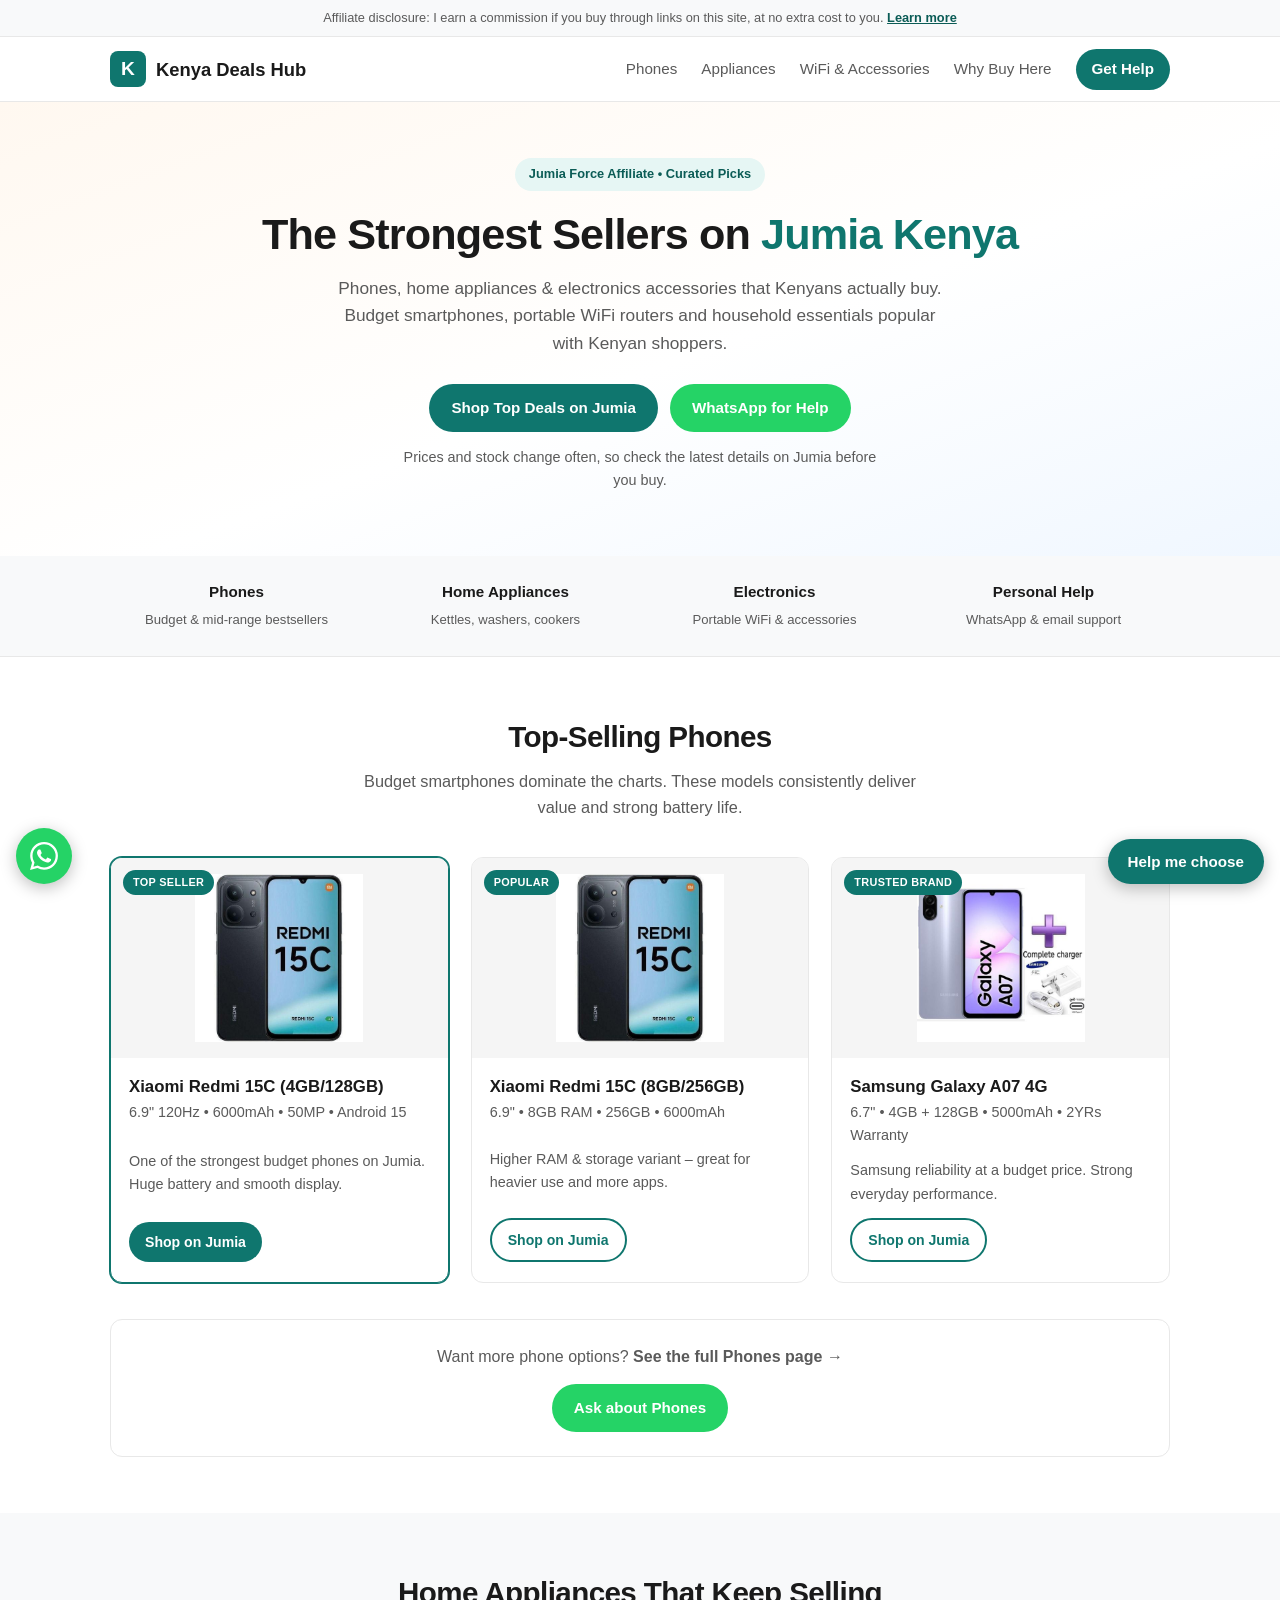
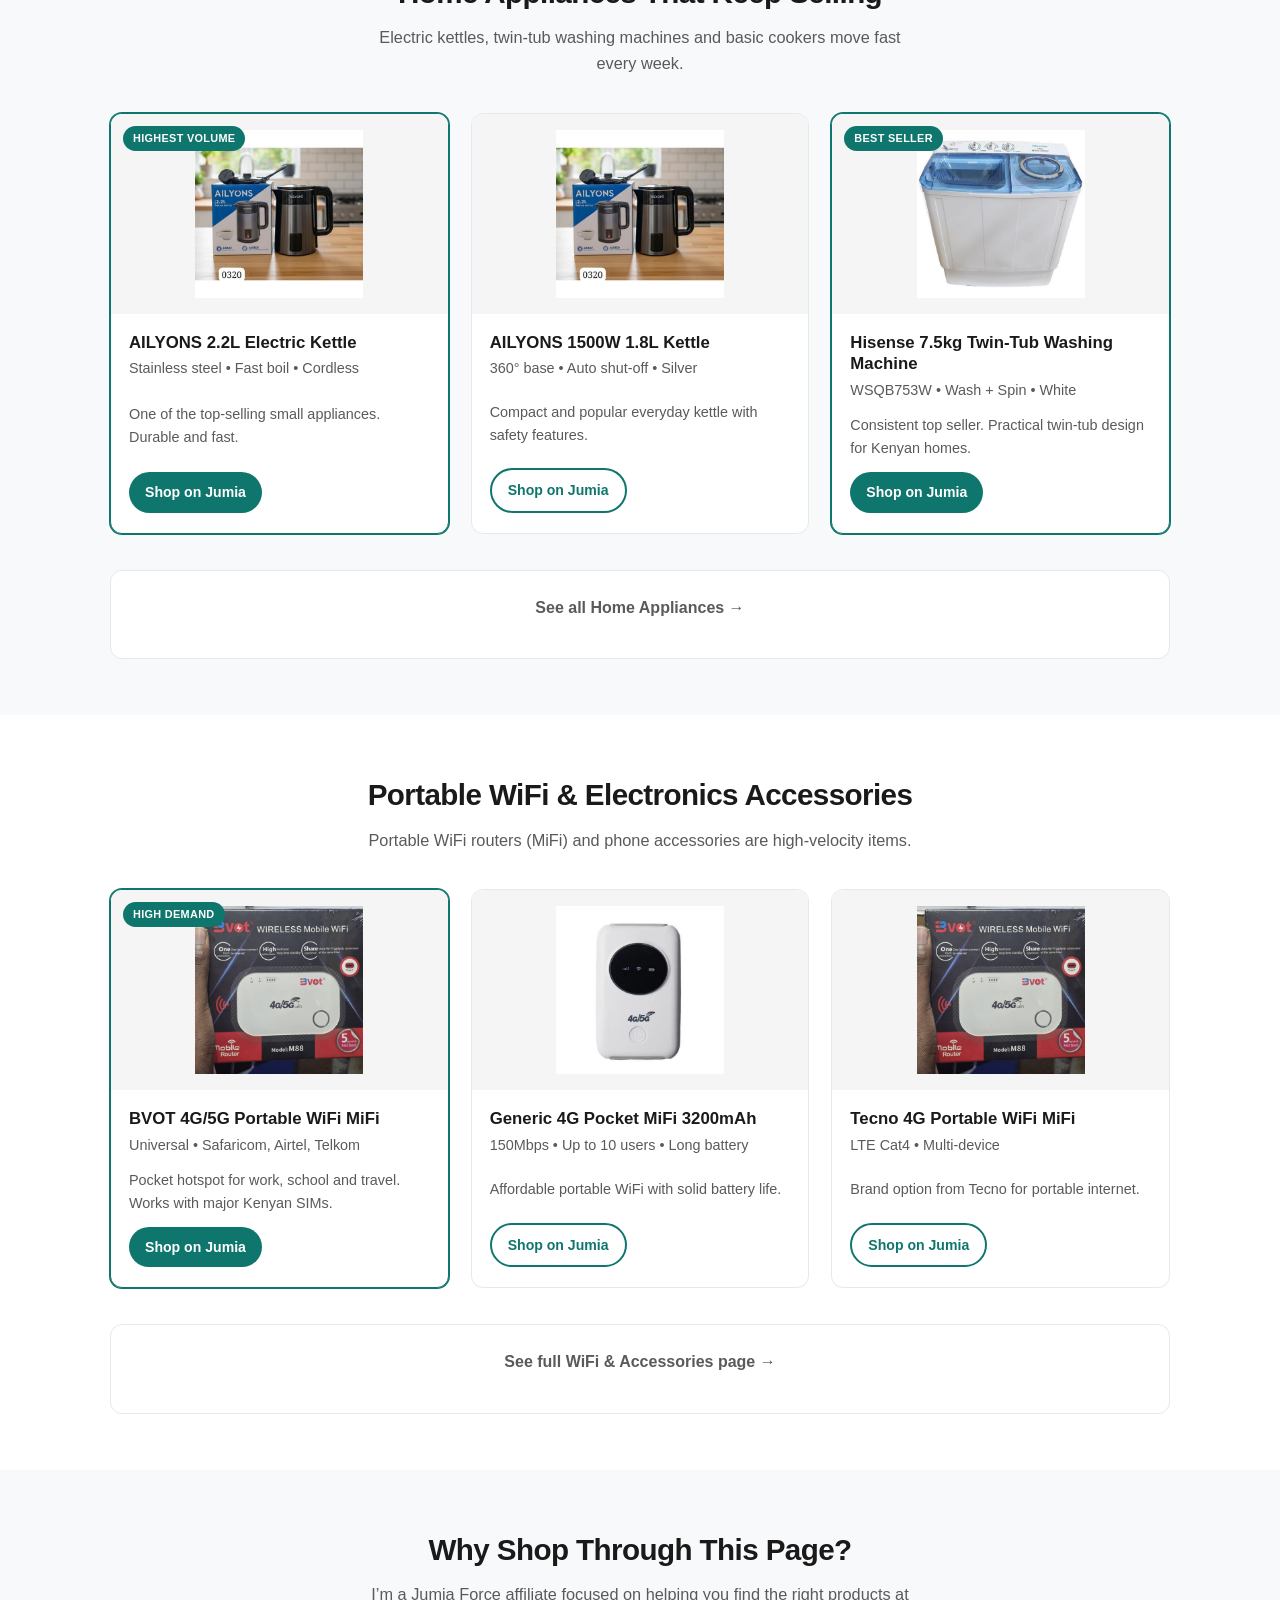
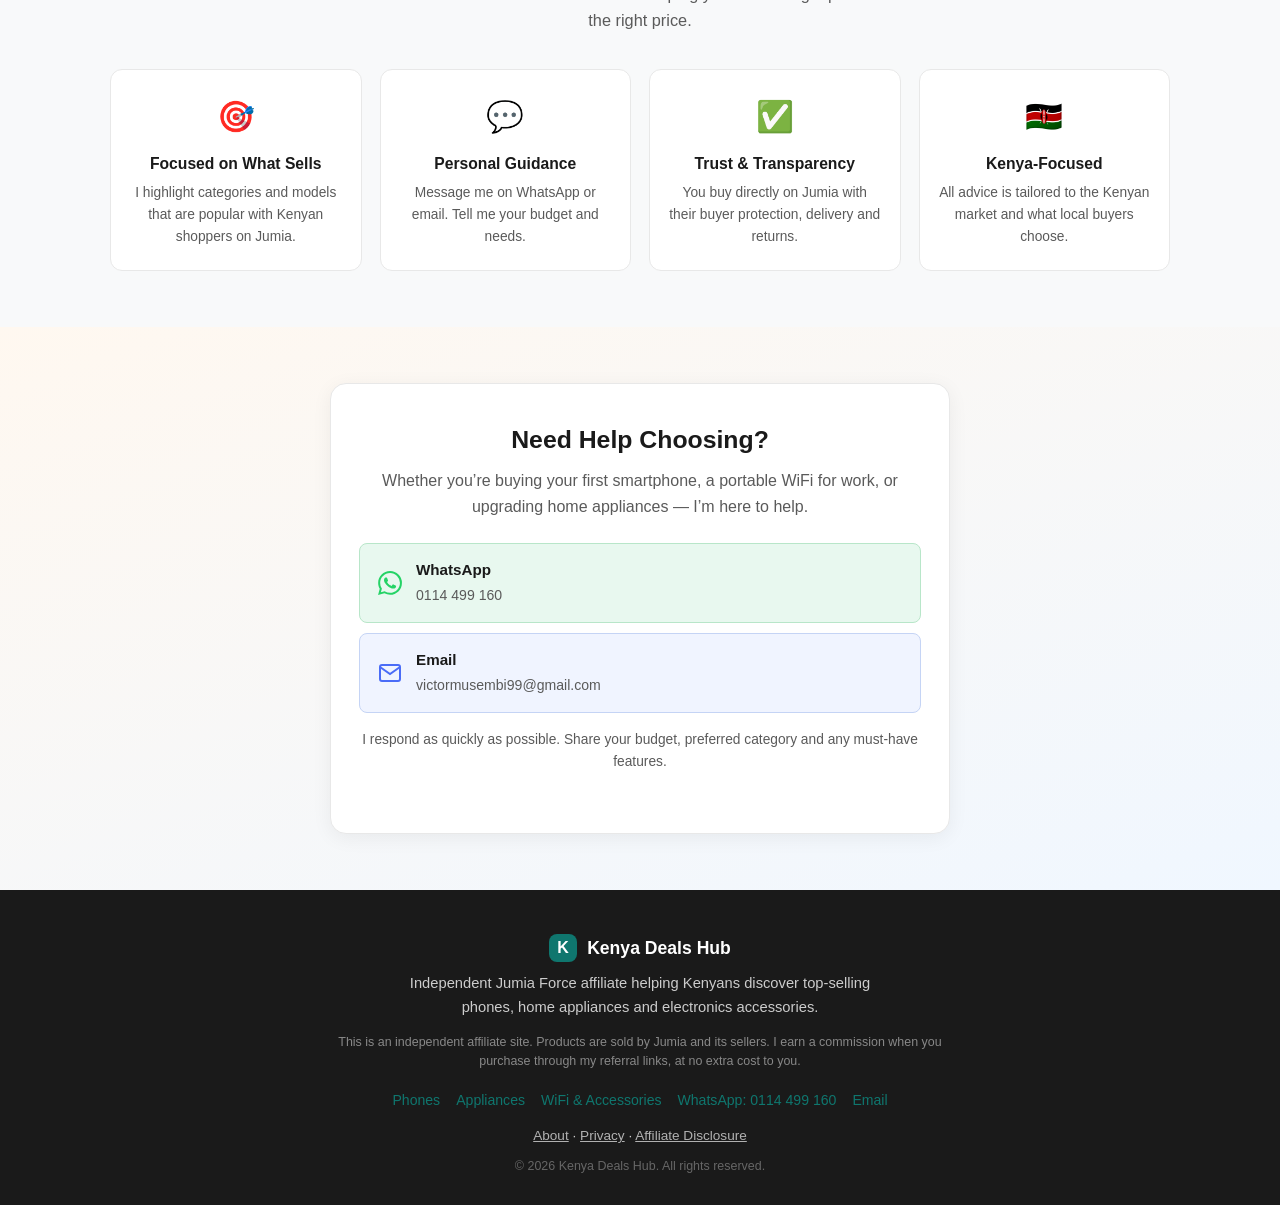
<file: index.html>
<!DOCTYPE html>
<html lang="en">
<head>
  <meta charset="UTF-8">
  <meta name="viewport" content="width=device-width, initial-scale=1.0">
  <meta name="description" content="Discover the best-selling phones, home appliances and electronics accessories on Jumia Kenya. Budget smartphones, portable WiFi routers, kettles and more. WhatsApp help available.">
  <meta name="keywords" content="Jumia Kenya, best phones Kenya, budget smartphones, portable WiFi router, home appliances, Jumia Force, Xiaomi Redmi, Samsung Galaxy">
  <meta name="author" content="Victor Musembi - Jumia Force Affiliate">
  <title>Top Sellers on Jumia Kenya | Phones, Appliances & Electronics</title>
  <link rel="stylesheet" href="styles.css">
  <link rel="preconnect" href="https://fonts.googleapis.com">
  <link href="https://fonts.googleapis.com/css2?family=Inter:wght@400;500;600;700;800&display=swap" rel="stylesheet">
  <meta http-equiv="Content-Security-Policy" content="default-src 'self'; img-src 'self' data:; style-src 'self' 'unsafe-inline' https://fonts.googleapis.com; font-src https://fonts.gstatic.com; script-src 'self'; connect-src 'self'; base-uri 'self'; form-action 'self'; object-src 'none'">
  <meta name="referrer" content="strict-origin-when-cross-origin">
  <link rel="icon" type="image/svg+xml" href="favicon.svg">
  <meta property="og:type" content="website">
  <meta property="og:site_name" content="Kenya Deals Hub">
  <meta property="og:title" content="Top Sellers on Jumia Kenya | Phones, Appliances & Electronics">
  <meta property="og:description" content="Discover the best-selling phones, home appliances and electronics accessories on Jumia Kenya. Budget smartphones, portable WiFi routers, kettles and more. WhatsApp help available.">
</head>
<body>
  <div class="disclosure-bar">Affiliate disclosure: I earn a commission if you buy through links on this site, at no extra cost to you. <a href="disclosure.html">Learn more</a></div>

  <header class="header">
    <div class="container header-inner">
      <a href="index.html" class="logo">
        <span class="logo-icon">K</span>
        <span class="logo-text">Kenya Deals Hub</span>
      </a>
      <nav class="nav" id="nav">
        <a href="phones.html">Phones</a>
        <a href="appliances.html">Appliances</a>
        <a href="wifi.html">WiFi & Accessories</a>
        <a href="#why">Why Buy Here</a>
        <a href="#contact" class="nav-cta">Get Help</a>
      </nav>
      <button class="menu-toggle" id="menuToggle" aria-label="Toggle menu"><span></span><span></span><span></span></button>
    </div>
  </header>

  <section class="hero">
    <div class="container">
      <div class="hero-badge">Jumia Force Affiliate • Curated Picks</div>
      <h1>The Strongest Sellers on <span>Jumia Kenya</span></h1>
      <p class="hero-sub">Phones, home appliances & electronics accessories that Kenyans actually buy. Budget smartphones, portable WiFi routers and household essentials popular with Kenyan shoppers.</p>
      <div class="hero-actions">
        <a href="https://jforce.jumia.co.ke/s/eeIzZkk" class="btn btn-primary" target="_blank" rel="sponsored noopener noreferrer">Shop Top Deals on Jumia</a>
        <a href="https://wa.me/254114499160" class="btn btn-whatsapp" target="_blank" rel="noopener noreferrer">WhatsApp for Help</a>
      </div>
      <p class="hero-note">Prices and stock change often, so check the latest details on Jumia before you buy.</p>
    </div>
  </section>

  <section class="trust-bar">
    <div class="container trust-grid">
      <div class="trust-item"><strong>Phones</strong><span>Budget & mid-range bestsellers</span></div>
      <div class="trust-item"><strong>Home Appliances</strong><span>Kettles, washers, cookers</span></div>
      <div class="trust-item"><strong>Electronics</strong><span>Portable WiFi & accessories</span></div>
      <div class="trust-item"><strong>Personal Help</strong><span>WhatsApp & email support</span></div>
    </div>
  </section>

  <section class="section" id="phones">
    <div class="container">
      <div class="section-header">
        <h2>Top-Selling Phones</h2>
        <p>Budget smartphones dominate the charts. These models consistently deliver value and strong battery life.</p>
      </div>
      <div class="product-grid" id="grid-phones" data-category="phones" data-limit="3"></div>
      <div class="section-cta">
        <p>Want more phone options? <a href="phones.html"><strong>See the full Phones page →</strong></a></p>
        <a href="https://wa.me/254114499160?text=Hi%20Victor%2C%20I%20need%20help%20choosing%20a%20phone" class="btn btn-whatsapp" target="_blank" rel="noopener noreferrer">Ask about Phones</a>
      </div>
    </div>
  </section>

  <section class="section section-alt" id="appliances">
    <div class="container">
      <div class="section-header">
        <h2>Home Appliances That Keep Selling</h2>
        <p>Electric kettles, twin-tub washing machines and basic cookers move fast every week.</p>
      </div>
      <div class="product-grid" id="grid-appliances" data-category="appliances" data-limit="3"></div>
      <div class="section-cta">
        <p><a href="appliances.html"><strong>See all Home Appliances →</strong></a></p>
      </div>
    </div>
  </section>

  <section class="section" id="accessories">
    <div class="container">
      <div class="section-header">
        <h2>Portable WiFi & Electronics Accessories</h2>
        <p>Portable WiFi routers (MiFi) and phone accessories are high-velocity items.</p>
      </div>
      <div class="product-grid" id="grid-wifi" data-category="wifi" data-limit="3"></div>
      <div class="section-cta">
        <p><a href="wifi.html"><strong>See full WiFi & Accessories page →</strong></a></p>
      </div>
    </div>
  </section>

  <section class="section section-alt" id="why">
    <div class="container">
      <div class="section-header">
        <h2>Why Shop Through This Page?</h2>
        <p>I’m a Jumia Force affiliate focused on helping you find the right products at the right price.</p>
      </div>
      <div class="why-grid">
        <div class="why-card"><div class="why-icon">🎯</div><h3>Focused on What Sells</h3><p>I highlight categories and models that are popular with Kenyan shoppers on Jumia.</p></div>
        <div class="why-card"><div class="why-icon">💬</div><h3>Personal Guidance</h3><p>Message me on WhatsApp or email. Tell me your budget and needs.</p></div>
        <div class="why-card"><div class="why-icon">✅</div><h3>Trust & Transparency</h3><p>You buy directly on Jumia with their buyer protection, delivery and returns.</p></div>
        <div class="why-card"><div class="why-icon">🇰🇪</div><h3>Kenya-Focused</h3><p>All advice is tailored to the Kenyan market and what local buyers choose.</p></div>
      </div>
    </div>
  </section>

  <section class="section contact-section" id="contact">
    <div class="container">
      <div class="contact-card">
        <h2>Need Help Choosing?</h2>
        <p>Whether you’re buying your first smartphone, a portable WiFi for work, or upgrading home appliances — I’m here to help.</p>
        <div class="contact-methods">
          <a href="https://wa.me/254114499160?text=Hi%20Victor%2C%20I%20saw%20your%20Jumia%20deals%20page" class="contact-btn whatsapp" target="_blank" rel="noopener noreferrer">
            <svg width="24" height="24" viewBox="0 0 24 24" fill="currentColor"><path d="M17.472 14.382c-.297-.149-1.758-.867-2.03-.967-.273-.099-.471-.148-.67.15-.197.297-.767.966-.94 1.164-.173.199-.347.223-.644.075-.297-.15-1.255-.463-2.39-1.475-.883-.788-1.48-1.761-1.653-2.059-.173-.297-.018-.458.13-.606.134-.133.298-.347.446-.52.149-.174.198-.298.298-.497.099-.198.05-.371-.025-.52-.075-.149-.669-1.612-.916-2.207-.242-.579-.487-.5-.669-.51-.173-.008-.371-.01-.57-.01-.198 0-.52.074-.792.372-.272.297-1.04 1.016-1.04 2.479 0 1.462 1.065 2.875 1.213 3.074.149.198 2.096 3.2 5.077 4.487.709.306 1.262.489 1.694.625.712.227 1.36.195 1.871.118.571-.085 1.758-.719 2.006-1.413.248-.694.248-1.289.173-1.413-.074-.124-.272-.198-.57-.347m-5.421 7.403h-.004a9.87 9.87 0 01-5.031-1.378l-.361-.214-3.741.982.998-3.648-.235-.374a9.86 9.86 0 01-1.51-5.26c.001-5.45 4.436-9.884 9.888-9.884 2.64 0 5.122 1.03 6.988 2.898a9.825 9.825 0 012.893 6.994c-.003 5.45-4.435 9.884-9.885 9.884m8.413-18.297A11.815 11.815 0 0012.05 0C5.495 0 .16 5.335.157 11.892c0 2.096.547 4.142 1.588 5.945L.057 24l6.305-1.654a11.882 11.882 0 005.683 1.448h.005c6.554 0 11.89-5.335 11.893-11.893a11.821 11.821 0 00-3.48-8.413z"/></svg>
            <div><strong>WhatsApp</strong><span>0114 499 160</span></div>
          </a>
          <a href="mailto:victormusembi99@gmail.com" class="contact-btn email">
            <svg width="24" height="24" viewBox="0 0 24 24" fill="none" stroke="currentColor" stroke-width="2"><path d="M4 4h16c1.1 0 2 .9 2 2v12c0 1.1-.9 2-2 2H4c-1.1 0-2-.9-2-2V6c0-1.1.9-2 2-2z"/><polyline points="22,6 12,13 2,6"/></svg>
            <div><strong>Email</strong><span>victormusembi99@gmail.com</span></div>
          </a>
        </div>
        <p class="contact-note">I respond as quickly as possible. Share your budget, preferred category and any must-have features.</p>
      </div>
    </div>
  </section>

  <footer class="footer">
    <div class="container footer-inner">
      <div class="footer-brand"><span class="logo-icon small">K</span><span>Kenya Deals Hub</span></div>
      <p class="footer-text">Independent Jumia Force affiliate helping Kenyans discover top-selling phones, home appliances and electronics accessories.</p>
      <p class="footer-disclaimer">This is an independent affiliate site. Products are sold by Jumia and its sellers. I earn a commission when you purchase through my referral links, at no extra cost to you.</p>
      <div class="footer-links">
        <a href="phones.html">Phones</a>
        <a href="appliances.html">Appliances</a>
        <a href="wifi.html">WiFi & Accessories</a>
        <a href="https://wa.me/254114499160" target="_blank" rel="noopener noreferrer">WhatsApp: 0114 499 160</a>
        <a href="mailto:victormusembi99@gmail.com">Email</a>
      </div>
      <p class="footer-legal"><a href="about.html">About</a> · <a href="privacy.html">Privacy</a> · <a href="disclosure.html">Affiliate Disclosure</a></p>
      <p class="footer-copy">&copy; 2026 Kenya Deals Hub. All rights reserved.</p>
    </div>
  </footer>
  <script src="products-render.js"></script>
  <script src="script.js"></script>
  <script src="chatbot.js" defer></script>
</body>
</html>
</file>
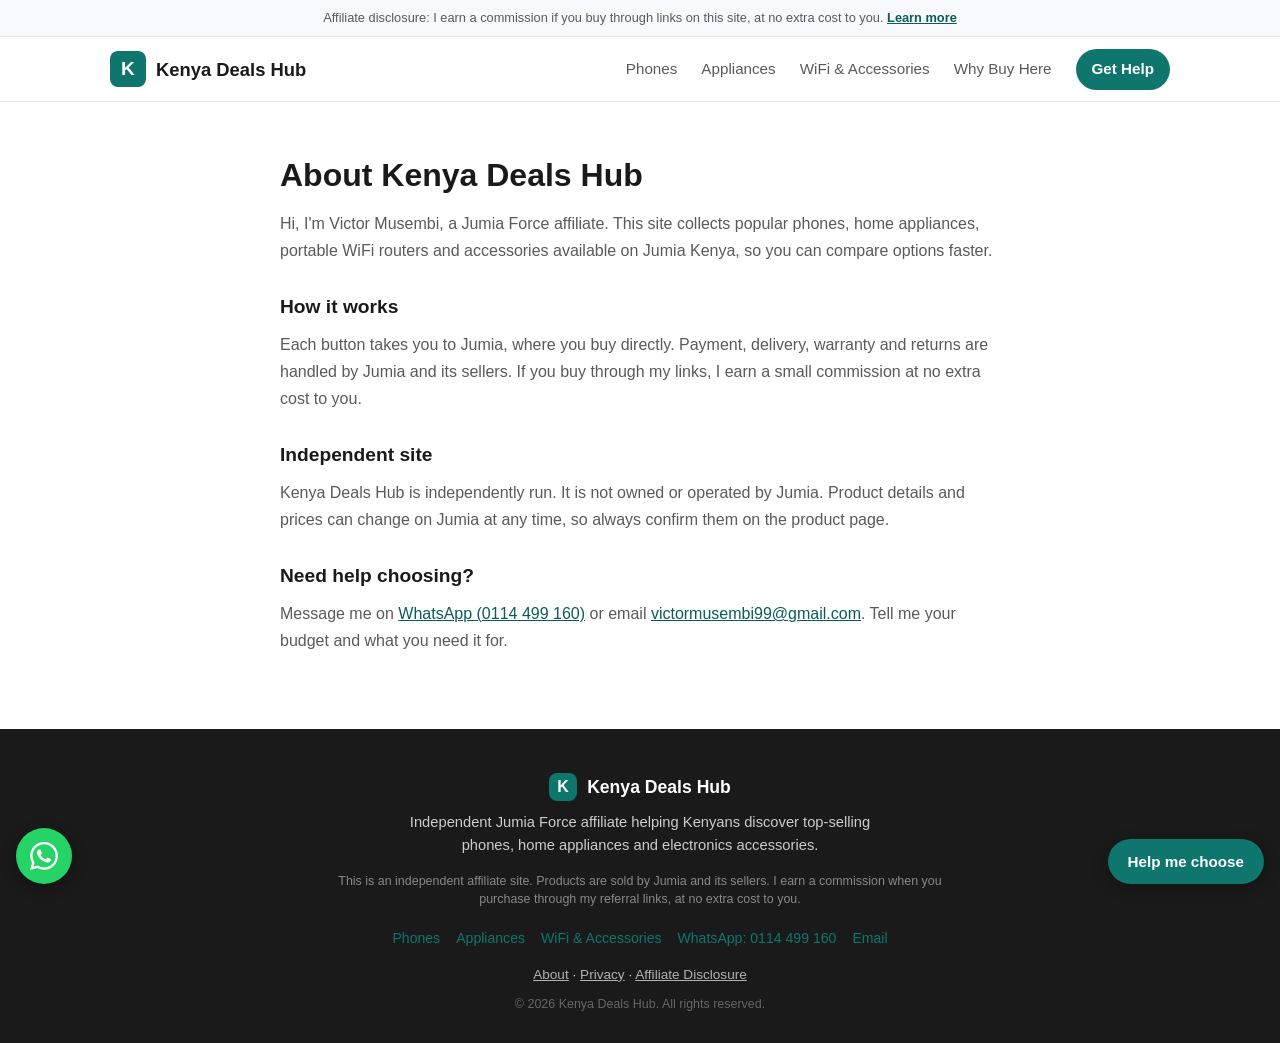
<file: about.html>
<!DOCTYPE html>
<html lang="en">
<head>
  <meta charset="UTF-8">
  <meta name="viewport" content="width=device-width, initial-scale=1.0">
  <meta name="description" content="About Kenya Deals Hub, an independent Jumia Force affiliate site helping Kenyans find popular phones, appliances and electronics.">
  <title>About | Kenya Deals Hub</title>
  <link rel="stylesheet" href="styles.css">
  <link href="https://fonts.googleapis.com/css2?family=Inter:wght@400;500;600;700;800&display=swap" rel="stylesheet">
  <meta http-equiv="Content-Security-Policy" content="default-src 'self'; img-src 'self' data:; style-src 'self' 'unsafe-inline' https://fonts.googleapis.com; font-src https://fonts.gstatic.com; script-src 'self'; connect-src 'self'; base-uri 'self'; form-action 'self'; object-src 'none'">
  <meta name="referrer" content="strict-origin-when-cross-origin">
  <link rel="icon" type="image/svg+xml" href="favicon.svg">
  <meta property="og:type" content="website">
  <meta property="og:site_name" content="Kenya Deals Hub">
  <meta property="og:title" content="About | Kenya Deals Hub">
  <meta property="og:description" content="About Kenya Deals Hub, an independent Jumia Force affiliate site helping Kenyans find popular phones, appliances and electronics.">
</head>
<body>
  <div class="disclosure-bar">Affiliate disclosure: I earn a commission if you buy through links on this site, at no extra cost to you. <a href="disclosure.html">Learn more</a></div>

<header class="header">
    <div class="container header-inner">
      <a href="index.html" class="logo">
        <span class="logo-icon">K</span>
        <span class="logo-text">Kenya Deals Hub</span>
      </a>
      <nav class="nav" id="nav">
        <a href="phones.html">Phones</a>
        <a href="appliances.html">Appliances</a>
        <a href="wifi.html">WiFi & Accessories</a>
        <a href="index.html#why">Why Buy Here</a>
        <a href="index.html#contact" class="nav-cta">Get Help</a>
      </nav>
      <button class="menu-toggle" id="menuToggle" aria-label="Toggle menu"><span></span><span></span><span></span></button>
    </div>
  </header>
  <main class="legal">
    <h1>About Kenya Deals Hub</h1>
    <p>Hi, I'm Victor Musembi, a Jumia Force affiliate. This site collects popular phones, home appliances, portable WiFi routers and accessories available on Jumia Kenya, so you can compare options faster.</p>
    <h2>How it works</h2>
    <p>Each button takes you to Jumia, where you buy directly. Payment, delivery, warranty and returns are handled by Jumia and its sellers. If you buy through my links, I earn a small commission at no extra cost to you.</p>
    <h2>Independent site</h2>
    <p>Kenya Deals Hub is independently run. It is not owned or operated by Jumia. Product details and prices can change on Jumia at any time, so always confirm them on the product page.</p>
    <h2>Need help choosing?</h2>
    <p>Message me on <a href="https://wa.me/254114499160" target="_blank" rel="noopener noreferrer">WhatsApp (0114 499 160)</a> or email <a href="mailto:victormusembi99@gmail.com">victormusembi99@gmail.com</a>. Tell me your budget and what you need it for.</p>
  </main>
  <footer class="footer">
    <div class="container footer-inner">
      <div class="footer-brand"><span class="logo-icon small">K</span><span>Kenya Deals Hub</span></div>
      <p class="footer-text">Independent Jumia Force affiliate helping Kenyans discover top-selling phones, home appliances and electronics accessories.</p>
      <p class="footer-disclaimer">This is an independent affiliate site. Products are sold by Jumia and its sellers. I earn a commission when you purchase through my referral links, at no extra cost to you.</p>
      <div class="footer-links">
        <a href="phones.html">Phones</a>
        <a href="appliances.html">Appliances</a>
        <a href="wifi.html">WiFi & Accessories</a>
        <a href="https://wa.me/254114499160" target="_blank" rel="noopener noreferrer">WhatsApp: 0114 499 160</a>
        <a href="mailto:victormusembi99@gmail.com">Email</a>
      </div>
      <p class="footer-legal"><a href="about.html">About</a> · <a href="privacy.html">Privacy</a> · <a href="disclosure.html">Affiliate Disclosure</a></p>
      <p class="footer-copy">&copy; 2026 Kenya Deals Hub. All rights reserved.</p>
    </div>
  </footer>
  <script src="script.js"></script>
  <script src="chatbot.js" defer></script>
</body>
</html>
</file>
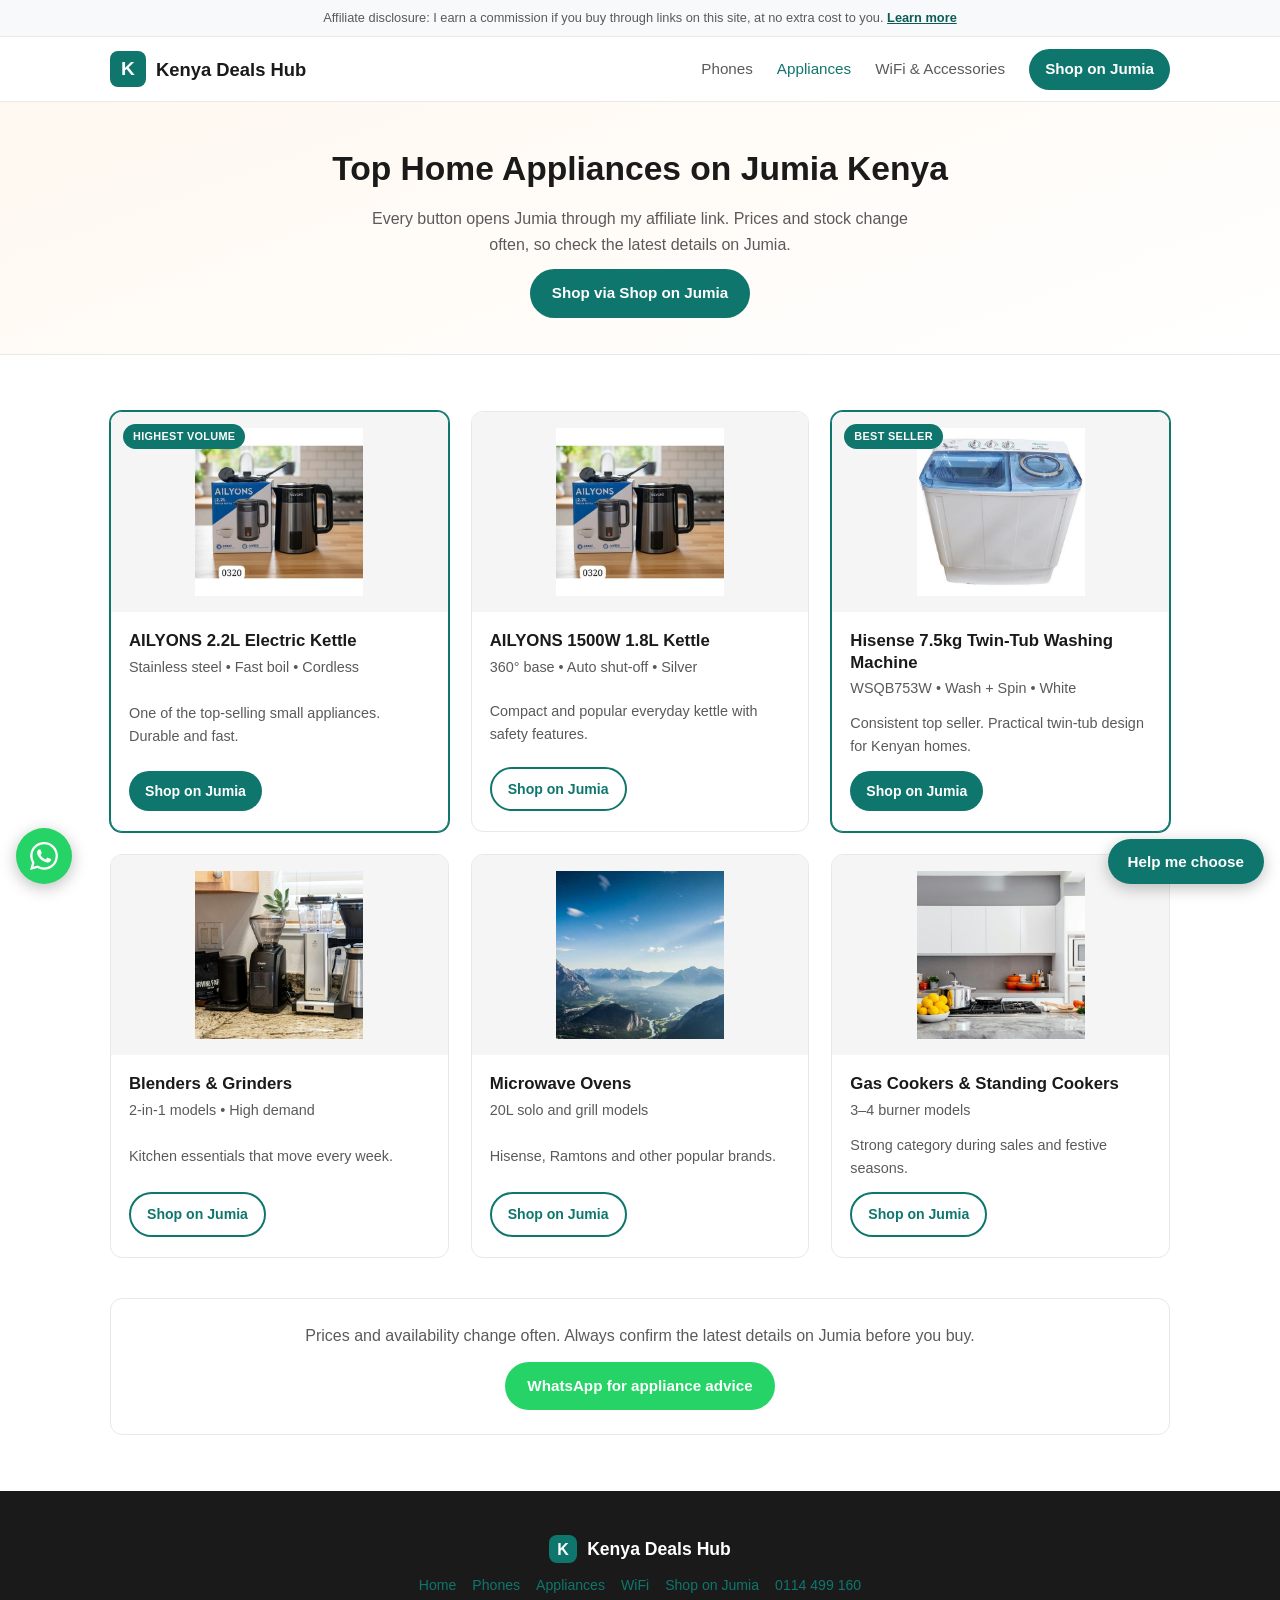
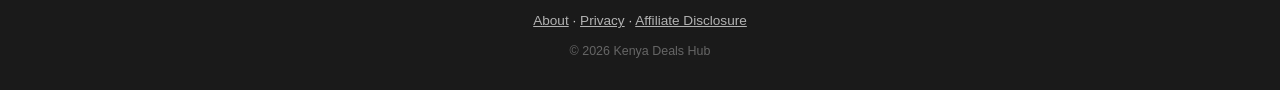
<file: appliances.html>
<!DOCTYPE html>
<html lang="en">
<head>
  <meta charset="UTF-8">
  <meta name="viewport" content="width=device-width, initial-scale=1.0">
  <meta name="description" content="Best home appliances on Jumia Kenya – electric kettles, Hisense washing machines, blenders, microwaves. Direct product links.">
  <title>Best Home Appliances on Jumia Kenya | Kenya Deals Hub</title>
  <link rel="stylesheet" href="styles.css">
  <link href="https://fonts.googleapis.com/css2?family=Inter:wght@400;500;600;700;800&display=swap" rel="stylesheet">
  <meta http-equiv="Content-Security-Policy" content="default-src 'self'; img-src 'self' data:; style-src 'self' 'unsafe-inline' https://fonts.googleapis.com; font-src https://fonts.gstatic.com; script-src 'self'; connect-src 'self'; base-uri 'self'; form-action 'self'; object-src 'none'">
  <meta name="referrer" content="strict-origin-when-cross-origin">
  <link rel="icon" type="image/svg+xml" href="favicon.svg">
  <meta property="og:type" content="website">
  <meta property="og:site_name" content="Kenya Deals Hub">
  <meta property="og:title" content="Best Home Appliances on Jumia Kenya | Kenya Deals Hub">
  <meta property="og:description" content="Best home appliances on Jumia Kenya – electric kettles, Hisense washing machines, blenders, microwaves. Direct product links.">
</head>
<body>
  <div class="disclosure-bar">Affiliate disclosure: I earn a commission if you buy through links on this site, at no extra cost to you. <a href="disclosure.html">Learn more</a></div>

  <header class="header">
    <div class="container header-inner">
      <a href="index.html" class="logo"><span class="logo-icon">K</span><span>Kenya Deals Hub</span></a>
      <nav class="nav" id="nav">
        <a href="phones.html">Phones</a>
        <a href="appliances.html" class="active">Appliances</a>
        <a href="wifi.html">WiFi & Accessories</a>
        <a href="https://jforce.jumia.co.ke/s/eeIzZkk" class="nav-cta" target="_blank" rel="sponsored noopener noreferrer">Shop on Jumia</a>
      </nav>
      <button class="menu-toggle" id="menuToggle" aria-label="Menu"><span></span><span></span><span></span></button>
    </div>
  </header>

  <section class="page-hero">
    <div class="container">
      <h1>Top Home Appliances on Jumia Kenya</h1>
      <p>Every button opens Jumia through my affiliate link. Prices and stock change often, so check the latest details on Jumia.</p>
      <p style="margin-top:12px"><a href="https://jforce.jumia.co.ke/s/eeIzZkk" class="btn btn-primary" target="_blank" rel="sponsored noopener noreferrer">Shop via Shop on Jumia</a></p>
    </div>
  </section>

  <section class="section">
    <div class="container">
      <div class="product-grid" id="productGrid" data-category="appliances">
        <!-- products loaded from products.json -->
      </div>

      <div class="section-cta" style="margin-top:40px">
        <p>Prices and availability change often. Always confirm the latest details on Jumia before you buy.</p>
        <a href="https://wa.me/254114499160?text=Hi%20Victor%2C%20need%20appliance%20recommendation" class="btn btn-whatsapp" target="_blank" rel="noopener noreferrer">WhatsApp for appliance advice</a>
      </div>
    </div>
  </section>

  <footer class="footer">
    <div class="container footer-inner">
      <div class="footer-brand"><span class="logo-icon small">K</span><span>Kenya Deals Hub</span></div>
      <div class="footer-links">
        <a href="index.html">Home</a>
        <a href="phones.html">Phones</a>
        <a href="appliances.html">Appliances</a>
        <a href="wifi.html">WiFi</a>
        <a href="https://jforce.jumia.co.ke/s/eeIzZkk" target="_blank" rel="sponsored noopener noreferrer">Shop on Jumia</a>
        <a href="https://wa.me/254114499160" target="_blank" rel="noopener noreferrer">0114 499 160</a>
      </div>
      <p class="footer-legal"><a href="about.html">About</a> · <a href="privacy.html">Privacy</a> · <a href="disclosure.html">Affiliate Disclosure</a></p>
      <p class="footer-copy">&copy; 2026 Kenya Deals Hub</p>
    </div>
  </footer>
  <script src="products-render.js"></script>
  <script src="script.js"></script>
  <script src="chatbot.js" defer></script>
</body>
</html>
</file>
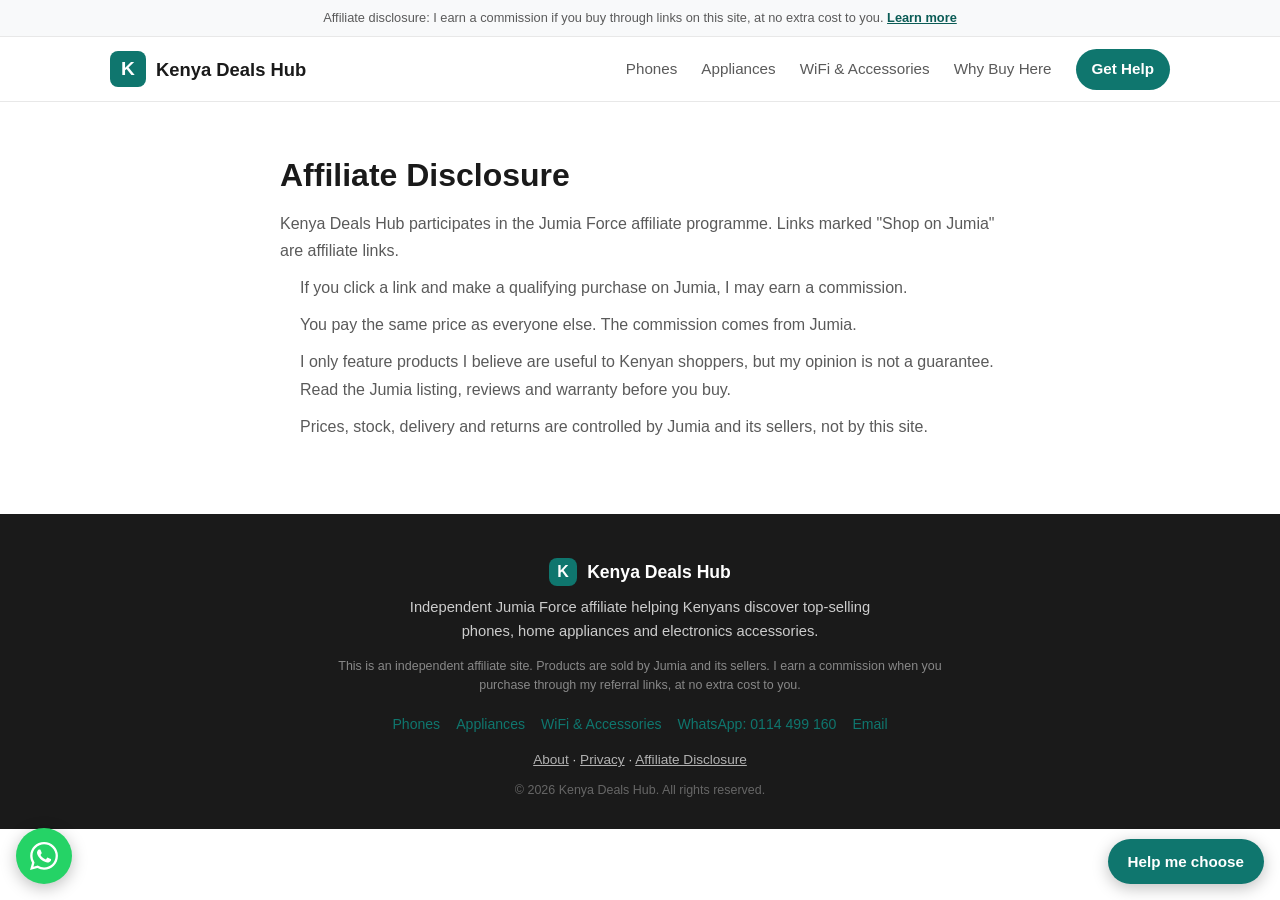
<file: disclosure.html>
<!DOCTYPE html>
<html lang="en">
<head>
  <meta charset="UTF-8">
  <meta name="viewport" content="width=device-width, initial-scale=1.0">
  <meta name="description" content="How Kenya Deals Hub earns money through Jumia Force affiliate links.">
  <title>Affiliate Disclosure | Kenya Deals Hub</title>
  <link rel="stylesheet" href="styles.css">
  <link href="https://fonts.googleapis.com/css2?family=Inter:wght@400;500;600;700;800&display=swap" rel="stylesheet">
  <meta http-equiv="Content-Security-Policy" content="default-src 'self'; img-src 'self' data:; style-src 'self' 'unsafe-inline' https://fonts.googleapis.com; font-src https://fonts.gstatic.com; script-src 'self'; connect-src 'self'; base-uri 'self'; form-action 'self'; object-src 'none'">
  <meta name="referrer" content="strict-origin-when-cross-origin">
  <link rel="icon" type="image/svg+xml" href="favicon.svg">
  <meta property="og:type" content="website">
  <meta property="og:site_name" content="Kenya Deals Hub">
  <meta property="og:title" content="Affiliate Disclosure | Kenya Deals Hub">
  <meta property="og:description" content="How Kenya Deals Hub earns money through Jumia Force affiliate links.">
</head>
<body>
  <div class="disclosure-bar">Affiliate disclosure: I earn a commission if you buy through links on this site, at no extra cost to you. <a href="disclosure.html">Learn more</a></div>

<header class="header">
    <div class="container header-inner">
      <a href="index.html" class="logo">
        <span class="logo-icon">K</span>
        <span class="logo-text">Kenya Deals Hub</span>
      </a>
      <nav class="nav" id="nav">
        <a href="phones.html">Phones</a>
        <a href="appliances.html">Appliances</a>
        <a href="wifi.html">WiFi & Accessories</a>
        <a href="index.html#why">Why Buy Here</a>
        <a href="index.html#contact" class="nav-cta">Get Help</a>
      </nav>
      <button class="menu-toggle" id="menuToggle" aria-label="Toggle menu"><span></span><span></span><span></span></button>
    </div>
  </header>
  <main class="legal">
    <h1>Affiliate Disclosure</h1>
    <p>Kenya Deals Hub participates in the Jumia Force affiliate programme. Links marked "Shop on Jumia" are affiliate links.</p>
    <ul>
      <li>If you click a link and make a qualifying purchase on Jumia, I may earn a commission.</li>
      <li>You pay the same price as everyone else. The commission comes from Jumia.</li>
      <li>I only feature products I believe are useful to Kenyan shoppers, but my opinion is not a guarantee. Read the Jumia listing, reviews and warranty before you buy.</li>
      <li>Prices, stock, delivery and returns are controlled by Jumia and its sellers, not by this site.</li>
    </ul>
  </main>
  <footer class="footer">
    <div class="container footer-inner">
      <div class="footer-brand"><span class="logo-icon small">K</span><span>Kenya Deals Hub</span></div>
      <p class="footer-text">Independent Jumia Force affiliate helping Kenyans discover top-selling phones, home appliances and electronics accessories.</p>
      <p class="footer-disclaimer">This is an independent affiliate site. Products are sold by Jumia and its sellers. I earn a commission when you purchase through my referral links, at no extra cost to you.</p>
      <div class="footer-links">
        <a href="phones.html">Phones</a>
        <a href="appliances.html">Appliances</a>
        <a href="wifi.html">WiFi & Accessories</a>
        <a href="https://wa.me/254114499160" target="_blank" rel="noopener noreferrer">WhatsApp: 0114 499 160</a>
        <a href="mailto:victormusembi99@gmail.com">Email</a>
      </div>
      <p class="footer-legal"><a href="about.html">About</a> · <a href="privacy.html">Privacy</a> · <a href="disclosure.html">Affiliate Disclosure</a></p>
      <p class="footer-copy">&copy; 2026 Kenya Deals Hub. All rights reserved.</p>
    </div>
  </footer>
  <script src="script.js"></script>
  <script src="chatbot.js" defer></script>
</body>
</html>
</file>
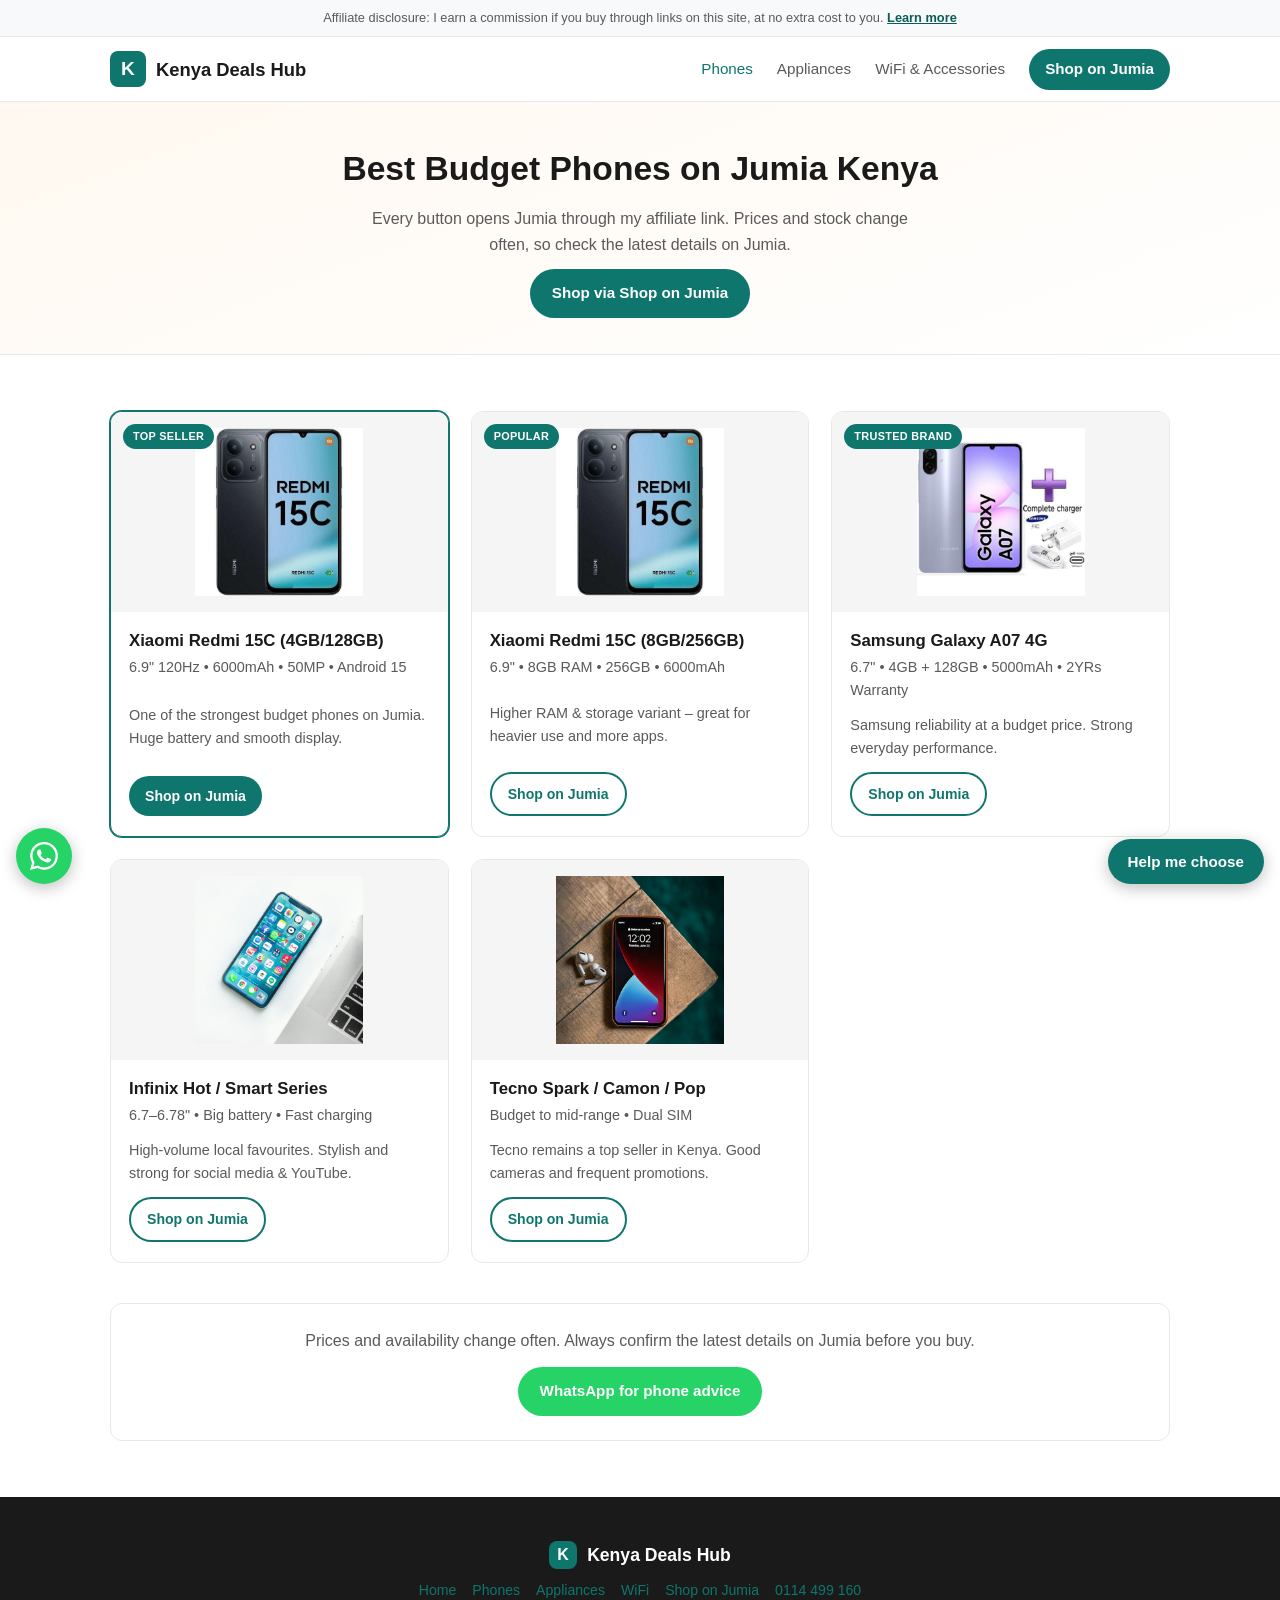
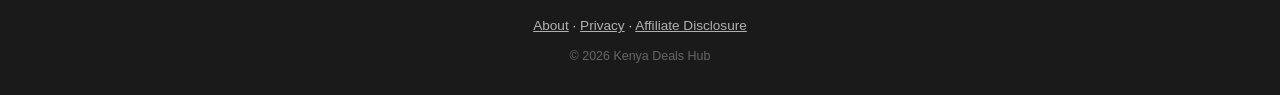
<file: phones.html>
<!DOCTYPE html>
<html lang="en">
<head>
  <meta charset="UTF-8">
  <meta name="viewport" content="width=device-width, initial-scale=1.0">
  <meta name="description" content="Best budget phones on Jumia Kenya – Redmi 15C, Samsung Galaxy A07, Infinix, Tecno. Direct product links + affiliate support.">
  <title>Best Budget Phones on Jumia Kenya | Kenya Deals Hub</title>
  <link rel="stylesheet" href="styles.css">
  <link href="https://fonts.googleapis.com/css2?family=Inter:wght@400;500;600;700;800&display=swap" rel="stylesheet">
  <meta http-equiv="Content-Security-Policy" content="default-src 'self'; img-src 'self' data:; style-src 'self' 'unsafe-inline' https://fonts.googleapis.com; font-src https://fonts.gstatic.com; script-src 'self'; connect-src 'self'; base-uri 'self'; form-action 'self'; object-src 'none'">
  <meta name="referrer" content="strict-origin-when-cross-origin">
  <link rel="icon" type="image/svg+xml" href="favicon.svg">
  <meta property="og:type" content="website">
  <meta property="og:site_name" content="Kenya Deals Hub">
  <meta property="og:title" content="Best Budget Phones on Jumia Kenya | Kenya Deals Hub">
  <meta property="og:description" content="Best budget phones on Jumia Kenya – Redmi 15C, Samsung Galaxy A07, Infinix, Tecno. Direct product links + affiliate support.">
</head>
<body>
  <div class="disclosure-bar">Affiliate disclosure: I earn a commission if you buy through links on this site, at no extra cost to you. <a href="disclosure.html">Learn more</a></div>

  <header class="header">
    <div class="container header-inner">
      <a href="index.html" class="logo"><span class="logo-icon">K</span><span>Kenya Deals Hub</span></a>
      <nav class="nav" id="nav">
        <a href="phones.html" class="active">Phones</a>
        <a href="appliances.html">Appliances</a>
        <a href="wifi.html">WiFi & Accessories</a>
        <a href="https://jforce.jumia.co.ke/s/eeIzZkk" class="nav-cta" target="_blank" rel="sponsored noopener noreferrer">Shop on Jumia</a>
      </nav>
      <button class="menu-toggle" id="menuToggle" aria-label="Menu"><span></span><span></span><span></span></button>
    </div>
  </header>

  <section class="page-hero">
    <div class="container">
      <h1>Best Budget Phones on Jumia Kenya</h1>
      <p>Every button opens Jumia through my affiliate link. Prices and stock change often, so check the latest details on Jumia.</p>
      <p style="margin-top:12px"><a href="https://jforce.jumia.co.ke/s/eeIzZkk" class="btn btn-primary" target="_blank" rel="sponsored noopener noreferrer">Shop via Shop on Jumia</a></p>
    </div>
  </section>

  <section class="section">
    <div class="container">
      <div class="product-grid" id="productGrid" data-category="phones">
        <!-- products loaded from products.json -->
      </div>

      <div class="section-cta" style="margin-top:40px">
        <p>Prices and availability change often. Always confirm the latest details on Jumia before you buy.</p>
        <a href="https://wa.me/254114499160?text=Hi%20Victor%2C%20help%20me%20choose%20a%20phone" class="btn btn-whatsapp" target="_blank" rel="noopener noreferrer">WhatsApp for phone advice</a>
      </div>
    </div>
  </section>

  <footer class="footer">
    <div class="container footer-inner">
      <div class="footer-brand"><span class="logo-icon small">K</span><span>Kenya Deals Hub</span></div>
      <div class="footer-links">
        <a href="index.html">Home</a>
        <a href="phones.html">Phones</a>
        <a href="appliances.html">Appliances</a>
        <a href="wifi.html">WiFi</a>
        <a href="https://jforce.jumia.co.ke/s/eeIzZkk" target="_blank" rel="sponsored noopener noreferrer">Shop on Jumia</a>
        <a href="https://wa.me/254114499160" target="_blank" rel="noopener noreferrer">0114 499 160</a>
      </div>
      <p class="footer-legal"><a href="about.html">About</a> · <a href="privacy.html">Privacy</a> · <a href="disclosure.html">Affiliate Disclosure</a></p>
      <p class="footer-copy">&copy; 2026 Kenya Deals Hub</p>
    </div>
  </footer>
  <script src="products-render.js"></script>
  <script src="script.js"></script>
  <script src="chatbot.js" defer></script>
</body>
</html>
</file>
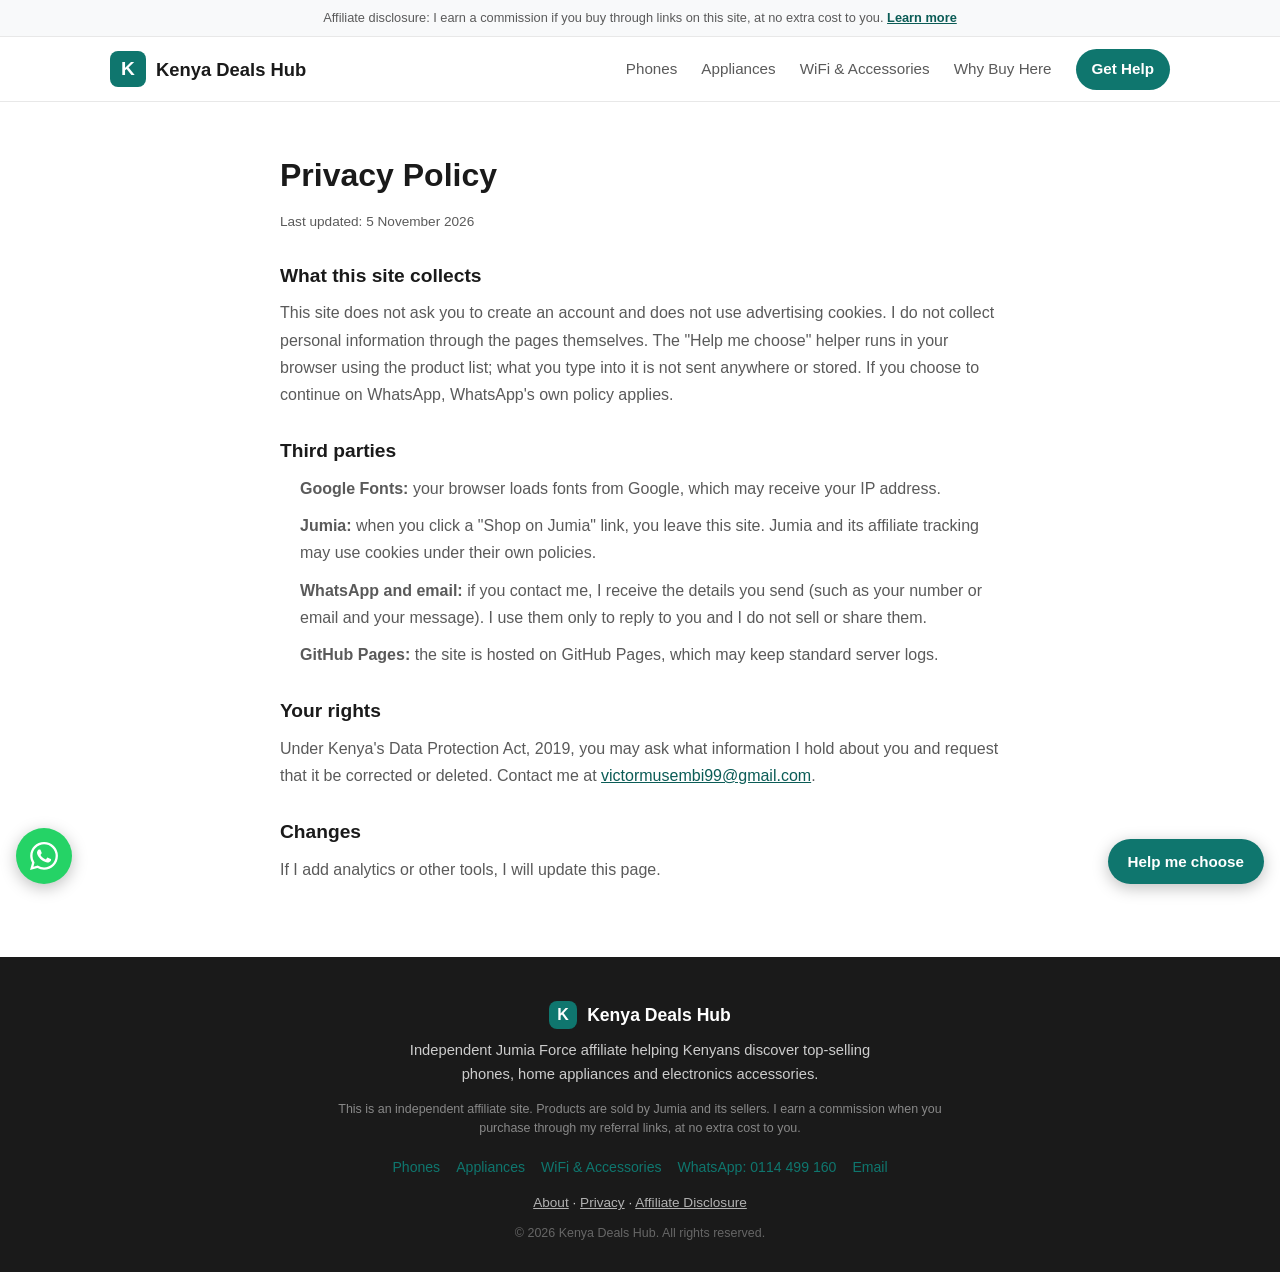
<file: privacy.html>
<!DOCTYPE html>
<html lang="en">
<head>
  <meta charset="UTF-8">
  <meta name="viewport" content="width=device-width, initial-scale=1.0">
  <meta name="description" content="Privacy policy for Kenya Deals Hub.">
  <title>Privacy Policy | Kenya Deals Hub</title>
  <link rel="stylesheet" href="styles.css">
  <link href="https://fonts.googleapis.com/css2?family=Inter:wght@400;500;600;700;800&display=swap" rel="stylesheet">
  <meta http-equiv="Content-Security-Policy" content="default-src 'self'; img-src 'self' data:; style-src 'self' 'unsafe-inline' https://fonts.googleapis.com; font-src https://fonts.gstatic.com; script-src 'self'; connect-src 'self'; base-uri 'self'; form-action 'self'; object-src 'none'">
  <meta name="referrer" content="strict-origin-when-cross-origin">
  <link rel="icon" type="image/svg+xml" href="favicon.svg">
  <meta property="og:type" content="website">
  <meta property="og:site_name" content="Kenya Deals Hub">
  <meta property="og:title" content="Privacy Policy | Kenya Deals Hub">
  <meta property="og:description" content="Privacy policy for Kenya Deals Hub.">
</head>
<body>
  <div class="disclosure-bar">Affiliate disclosure: I earn a commission if you buy through links on this site, at no extra cost to you. <a href="disclosure.html">Learn more</a></div>

<header class="header">
    <div class="container header-inner">
      <a href="index.html" class="logo">
        <span class="logo-icon">K</span>
        <span class="logo-text">Kenya Deals Hub</span>
      </a>
      <nav class="nav" id="nav">
        <a href="phones.html">Phones</a>
        <a href="appliances.html">Appliances</a>
        <a href="wifi.html">WiFi & Accessories</a>
        <a href="index.html#why">Why Buy Here</a>
        <a href="index.html#contact" class="nav-cta">Get Help</a>
      </nav>
      <button class="menu-toggle" id="menuToggle" aria-label="Toggle menu"><span></span><span></span><span></span></button>
    </div>
  </header>
  <main class="legal">
    <h1>Privacy Policy</h1>
    <p class="updated">Last updated: 5 November 2026</p>
    <h2>What this site collects</h2>
    <p>This site does not ask you to create an account and does not use advertising cookies. I do not collect personal information through the pages themselves. The "Help me choose" helper runs in your browser using the product list; what you type into it is not sent anywhere or stored. If you choose to continue on WhatsApp, WhatsApp's own policy applies.</p>
    <h2>Third parties</h2>
    <ul>
      <li><strong>Google Fonts:</strong> your browser loads fonts from Google, which may receive your IP address.</li>
      <li><strong>Jumia:</strong> when you click a "Shop on Jumia" link, you leave this site. Jumia and its affiliate tracking may use cookies under their own policies.</li>
      <li><strong>WhatsApp and email:</strong> if you contact me, I receive the details you send (such as your number or email and your message). I use them only to reply to you and I do not sell or share them.</li>
      <li><strong>GitHub Pages:</strong> the site is hosted on GitHub Pages, which may keep standard server logs.</li>
    </ul>
    <h2>Your rights</h2>
    <p>Under Kenya's Data Protection Act, 2019, you may ask what information I hold about you and request that it be corrected or deleted. Contact me at <a href="mailto:victormusembi99@gmail.com">victormusembi99@gmail.com</a>.</p>
    <h2>Changes</h2>
    <p>If I add analytics or other tools, I will update this page.</p>
  </main>
  <footer class="footer">
    <div class="container footer-inner">
      <div class="footer-brand"><span class="logo-icon small">K</span><span>Kenya Deals Hub</span></div>
      <p class="footer-text">Independent Jumia Force affiliate helping Kenyans discover top-selling phones, home appliances and electronics accessories.</p>
      <p class="footer-disclaimer">This is an independent affiliate site. Products are sold by Jumia and its sellers. I earn a commission when you purchase through my referral links, at no extra cost to you.</p>
      <div class="footer-links">
        <a href="phones.html">Phones</a>
        <a href="appliances.html">Appliances</a>
        <a href="wifi.html">WiFi & Accessories</a>
        <a href="https://wa.me/254114499160" target="_blank" rel="noopener noreferrer">WhatsApp: 0114 499 160</a>
        <a href="mailto:victormusembi99@gmail.com">Email</a>
      </div>
      <p class="footer-legal"><a href="about.html">About</a> · <a href="privacy.html">Privacy</a> · <a href="disclosure.html">Affiliate Disclosure</a></p>
      <p class="footer-copy">&copy; 2026 Kenya Deals Hub. All rights reserved.</p>
    </div>
  </footer>
  <script src="script.js"></script>
  <script src="chatbot.js" defer></script>
</body>
</html>
</file>
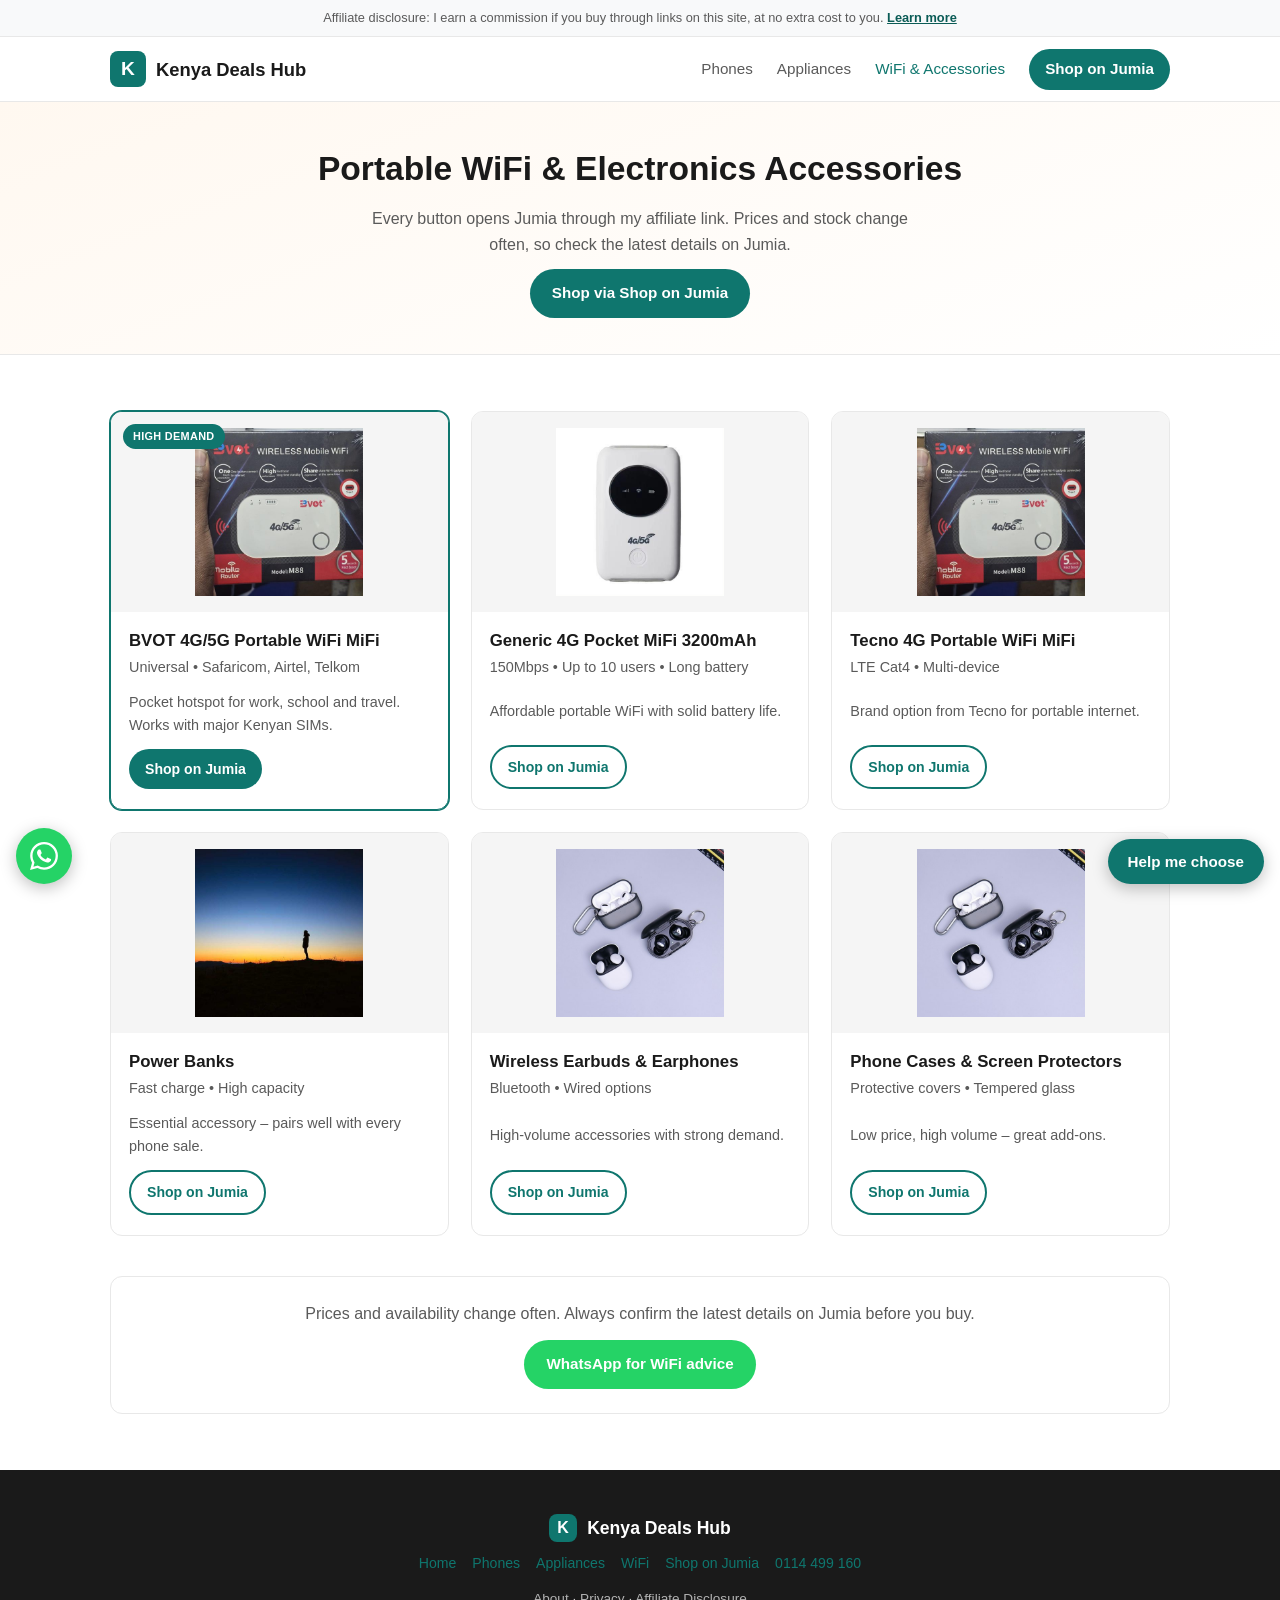
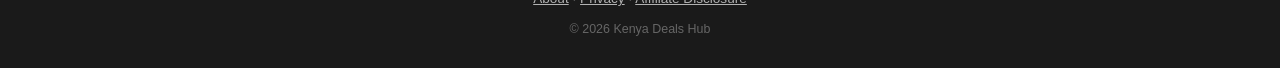
<file: wifi.html>
<!DOCTYPE html>
<html lang="en">
<head>
  <meta charset="UTF-8">
  <meta name="viewport" content="width=device-width, initial-scale=1.0">
  <meta name="description" content="Best portable WiFi MiFi routers and electronics accessories on Jumia Kenya. Direct product links for 4G/5G hotspots, power banks and more.">
  <title>Portable WiFi & Accessories | Kenya Deals Hub</title>
  <link rel="stylesheet" href="styles.css">
  <link href="https://fonts.googleapis.com/css2?family=Inter:wght@400;500;600;700;800&display=swap" rel="stylesheet">
  <meta http-equiv="Content-Security-Policy" content="default-src 'self'; img-src 'self' data:; style-src 'self' 'unsafe-inline' https://fonts.googleapis.com; font-src https://fonts.gstatic.com; script-src 'self'; connect-src 'self'; base-uri 'self'; form-action 'self'; object-src 'none'">
  <meta name="referrer" content="strict-origin-when-cross-origin">
  <link rel="icon" type="image/svg+xml" href="favicon.svg">
  <meta property="og:type" content="website">
  <meta property="og:site_name" content="Kenya Deals Hub">
  <meta property="og:title" content="Portable WiFi & Accessories | Kenya Deals Hub">
  <meta property="og:description" content="Best portable WiFi MiFi routers and electronics accessories on Jumia Kenya. Direct product links for 4G/5G hotspots, power banks and more.">
</head>
<body>
  <div class="disclosure-bar">Affiliate disclosure: I earn a commission if you buy through links on this site, at no extra cost to you. <a href="disclosure.html">Learn more</a></div>

  <header class="header">
    <div class="container header-inner">
      <a href="index.html" class="logo"><span class="logo-icon">K</span><span>Kenya Deals Hub</span></a>
      <nav class="nav" id="nav">
        <a href="phones.html">Phones</a>
        <a href="appliances.html">Appliances</a>
        <a href="wifi.html" class="active">WiFi & Accessories</a>
        <a href="https://jforce.jumia.co.ke/s/eeIzZkk" class="nav-cta" target="_blank" rel="sponsored noopener noreferrer">Shop on Jumia</a>
      </nav>
      <button class="menu-toggle" id="menuToggle" aria-label="Menu"><span></span><span></span><span></span></button>
    </div>
  </header>

  <section class="page-hero">
    <div class="container">
      <h1>Portable WiFi & Electronics Accessories</h1>
      <p>Every button opens Jumia through my affiliate link. Prices and stock change often, so check the latest details on Jumia.</p>
      <p style="margin-top:12px"><a href="https://jforce.jumia.co.ke/s/eeIzZkk" class="btn btn-primary" target="_blank" rel="sponsored noopener noreferrer">Shop via Shop on Jumia</a></p>
    </div>
  </section>

  <section class="section">
    <div class="container">
      <div class="product-grid" id="productGrid" data-category="wifi">
        <!-- products loaded from products.json -->
      </div>

      <div class="section-cta" style="margin-top:40px">
        <p>Prices and availability change often. Always confirm the latest details on Jumia before you buy.</p>
        <a href="https://wa.me/254114499160?text=Hi%20Victor%2C%20need%20portable%20WiFi%20recommendation" class="btn btn-whatsapp" target="_blank" rel="noopener noreferrer">WhatsApp for WiFi advice</a>
      </div>
    </div>
  </section>

  <footer class="footer">
    <div class="container footer-inner">
      <div class="footer-brand"><span class="logo-icon small">K</span><span>Kenya Deals Hub</span></div>
      <div class="footer-links">
        <a href="index.html">Home</a>
        <a href="phones.html">Phones</a>
        <a href="appliances.html">Appliances</a>
        <a href="wifi.html">WiFi</a>
        <a href="https://jforce.jumia.co.ke/s/eeIzZkk" target="_blank" rel="sponsored noopener noreferrer">Shop on Jumia</a>
        <a href="https://wa.me/254114499160" target="_blank" rel="noopener noreferrer">0114 499 160</a>
      </div>
      <p class="footer-legal"><a href="about.html">About</a> · <a href="privacy.html">Privacy</a> · <a href="disclosure.html">Affiliate Disclosure</a></p>
      <p class="footer-copy">&copy; 2026 Kenya Deals Hub</p>
    </div>
  </footer>
  <script src="products-render.js"></script>
  <script src="script.js"></script>
  <script src="chatbot.js" defer></script>
</body>
</html>
</file>
<file: styles.css>
/* ===== Reset & Base ===== */
*, *::before, *::after { box-sizing: border-box; margin: 0; padding: 0; }

:root {
  --orange: #0f766e;
  --orange-dark: #0b5c56;
  --orange-light: #e6f6f4;
  --whatsapp: #25d366;
  --whatsapp-dark: #1da851;
  --text: #1a1a1a;
  --text-muted: #5a5a5a;
  --bg: #ffffff;
  --bg-alt: #f8f9fa;
  --border: #e8e8e8;
  --shadow: 0 4px 20px rgba(0,0,0,0.06);
  --shadow-hover: 0 8px 30px rgba(0,0,0,0.1);
  --radius: 12px;
  --radius-sm: 8px;
  --max-width: 1100px;
}

html { scroll-behavior: smooth; }

body {
  font-family: 'Inter', -apple-system, BlinkMacSystemFont, 'Segoe UI', sans-serif;
  color: var(--text);
  background: var(--bg);
  line-height: 1.6;
  -webkit-font-smoothing: antialiased;
}

img { max-width: 100%; display: block; }
a { color: inherit; text-decoration: none; }
ul { list-style: none; }

.container {
  width: 100%;
  max-width: var(--max-width);
  margin: 0 auto;
  padding: 0 20px;
}

/* ===== Header ===== */
.header {
  position: sticky;
  top: 0;
  z-index: 100;
  background: rgba(255,255,255,0.97);
  backdrop-filter: blur(10px);
  border-bottom: 1px solid var(--border);
}

.header-inner {
  display: flex;
  align-items: center;
  justify-content: space-between;
  height: 64px;
}

.logo {
  display: flex;
  align-items: center;
  gap: 10px;
  font-weight: 700;
  font-size: 1.15rem;
}

.logo-icon {
  width: 36px;
  height: 36px;
  background: var(--orange);
  color: white;
  border-radius: 8px;
  display: flex;
  align-items: center;
  justify-content: center;
  font-weight: 800;
  font-size: 1.2rem;
}

.logo-icon.small { width: 28px; height: 28px; font-size: 1rem; }

.nav {
  display: flex;
  align-items: center;
  gap: 24px;
}

.nav a {
  font-size: 0.95rem;
  font-weight: 500;
  color: var(--text-muted);
  transition: color 0.2s;
}

.nav a:hover, .nav a.active { color: var(--orange); }

.nav-cta {
  background: var(--orange);
  color: white !important;
  padding: 8px 16px;
  border-radius: 999px;
  font-weight: 600 !important;
}

.nav-cta:hover { background: var(--orange-dark); color: white !important; }

.menu-toggle {
  display: none;
  flex-direction: column;
  gap: 5px;
  background: none;
  border: none;
  cursor: pointer;
  padding: 4px;
}

.menu-toggle span {
  display: block;
  width: 22px;
  height: 2px;
  background: var(--text);
  border-radius: 2px;
}

/* ===== Hero ===== */
.hero {
  background: linear-gradient(160deg, #fff8f0 0%, #ffffff 55%, #f0f7ff 100%);
  padding: 56px 0 64px;
  text-align: center;
}

.hero-badge {
  display: inline-block;
  background: var(--orange-light);
  color: var(--orange-dark);
  font-size: 0.8rem;
  font-weight: 600;
  padding: 6px 14px;
  border-radius: 999px;
  margin-bottom: 18px;
}

.hero h1 {
  font-size: clamp(1.85rem, 5vw, 2.7rem);
  font-weight: 800;
  line-height: 1.2;
  margin-bottom: 14px;
  letter-spacing: -0.02em;
}

.hero h1 span { color: var(--orange); }

.hero-sub {
  font-size: 1.08rem;
  color: var(--text-muted);
  max-width: 620px;
  margin: 0 auto 26px;
}

.hero-actions {
  display: flex;
  flex-wrap: wrap;
  gap: 12px;
  justify-content: center;
  margin-bottom: 14px;
}

.hero-note {
  font-size: 0.9rem;
  color: var(--text-muted);
  max-width: 480px;
  margin: 0 auto;
}

.page-hero {
  background: linear-gradient(160deg, #fff8f0 0%, #ffffff 100%);
  padding: 40px 0 36px;
  text-align: center;
  border-bottom: 1px solid var(--border);
}

.page-hero h1 {
  font-size: clamp(1.6rem, 4vw, 2.1rem);
  font-weight: 800;
  margin-bottom: 10px;
}

.page-hero p {
  color: var(--text-muted);
  max-width: 560px;
  margin: 0 auto;
}

/* ===== Buttons ===== */
.btn {
  display: inline-flex;
  align-items: center;
  gap: 8px;
  padding: 12px 22px;
  border-radius: 999px;
  font-weight: 600;
  font-size: 0.95rem;
  transition: all 0.2s;
  border: none;
  cursor: pointer;
}

.btn-primary { background: var(--orange); color: white; }
.btn-primary:hover { background: var(--orange-dark); transform: translateY(-1px); }

.btn-whatsapp { background: var(--whatsapp); color: white; }
.btn-whatsapp:hover { background: var(--whatsapp-dark); transform: translateY(-1px); }

.btn-outline {
  background: transparent;
  color: var(--orange);
  border: 2px solid var(--orange);
  padding: 10px 20px;
}
.btn-outline:hover { background: var(--orange); color: white; }

.btn-sm { padding: 9px 16px; font-size: 0.88rem; }

/* ===== Trust bar ===== */
.trust-bar {
  background: var(--bg-alt);
  border-bottom: 1px solid var(--border);
  padding: 24px 0;
}

.trust-grid {
  display: grid;
  grid-template-columns: repeat(4, 1fr);
  gap: 16px;
  text-align: center;
}

.trust-item strong { display: block; font-size: 0.95rem; margin-bottom: 2px; }
.trust-item span { font-size: 0.82rem; color: var(--text-muted); }

/* ===== Sections ===== */
.section { padding: 56px 0; }
.section-alt { background: var(--bg-alt); }

.section-header {
  text-align: center;
  margin-bottom: 36px;
}

.section-header h2 {
  font-size: clamp(1.45rem, 3.5vw, 1.85rem);
  font-weight: 750;
  margin-bottom: 8px;
  letter-spacing: -0.02em;
}

.section-header p {
  color: var(--text-muted);
  max-width: 560px;
  margin: 0 auto;
  font-size: 1.02rem;
}

/* ===== Product cards ===== */
.product-grid {
  display: grid;
  grid-template-columns: repeat(3, 1fr);
  gap: 22px;
}

.product-card {
  background: white;
  border: 1px solid var(--border);
  border-radius: var(--radius);
  overflow: hidden;
  display: flex;
  flex-direction: column;
  transition: box-shadow 0.25s, transform 0.25s;
  position: relative;
}

.product-card:hover {
  box-shadow: var(--shadow-hover);
  transform: translateY(-3px);
}

.product-card.featured { border-color: var(--orange); box-shadow: 0 0 0 1px var(--orange); }

.product-badge {
  position: absolute;
  top: 12px;
  left: 12px;
  z-index: 2;
  background: var(--orange);
  color: white;
  font-size: 0.68rem;
  font-weight: 700;
  padding: 4px 10px;
  border-radius: 999px;
  text-transform: uppercase;
  letter-spacing: 0.03em;
}

.product-img-wrap {
  height: 200px;
  background: #f5f5f5;
  display: flex;
  align-items: center;
  justify-content: center;
  padding: 16px;
  overflow: hidden;
}

.product-img-wrap img {
  max-height: 100%;
  max-width: 100%;
  object-fit: contain;
}

.product-body {
  padding: 18px 18px 20px;
  display: flex;
  flex-direction: column;
  flex-grow: 1;
}

.product-card h3 {
  font-size: 1.05rem;
  font-weight: 700;
  margin-bottom: 4px;
  line-height: 1.3;
}

.product-meta {
  font-size: 0.82rem;
  color: var(--orange);
  font-weight: 500;
  margin-bottom: 8px;
}

.product-body > p {
  font-size: 0.9rem;
  color: var(--text-muted);
  margin-bottom: 12px;
  flex-grow: 1;
}

.product-features { margin-bottom: 14px; }

.product-features li {
  font-size: 0.85rem;
  padding: 3px 0 3px 18px;
  position: relative;
}

.product-features li::before {
  content: "✓";
  position: absolute;
  left: 0;
  color: var(--whatsapp);
  font-weight: 700;
}

.product-actions {
  display: flex;
  gap: 8px;
  flex-wrap: wrap;
  margin-top: auto;
}

/* ===== Why section ===== */
.why-grid {
  display: grid;
  grid-template-columns: repeat(4, 1fr);
  gap: 18px;
}

.why-card {
  background: white;
  border-radius: var(--radius);
  padding: 22px 18px;
  text-align: center;
  border: 1px solid var(--border);
}

.why-icon { font-size: 1.9rem; margin-bottom: 10px; }
.why-card h3 { font-size: 0.98rem; font-weight: 700; margin-bottom: 6px; }
.why-card p { font-size: 0.86rem; color: var(--text-muted); }

/* ===== Contact ===== */
.contact-section {
  background: linear-gradient(160deg, #fff8f0 0%, #f0f7ff 100%);
}

.contact-card {
  background: white;
  border-radius: 16px;
  padding: 36px 28px;
  text-align: center;
  box-shadow: var(--shadow);
  border: 1px solid var(--border);
  max-width: 620px;
  margin: 0 auto;
}

.contact-card h2 { font-size: 1.55rem; font-weight: 750; margin-bottom: 8px; }
.contact-card > p { color: var(--text-muted); margin-bottom: 24px; }

.contact-methods {
  display: flex;
  flex-direction: column;
  gap: 10px;
  margin-bottom: 16px;
}

.contact-btn {
  display: flex;
  align-items: center;
  gap: 14px;
  padding: 14px 18px;
  border-radius: var(--radius-sm);
  text-align: left;
  transition: transform 0.2s, box-shadow 0.2s;
  border: 1px solid var(--border);
}

.contact-btn:hover { transform: translateY(-2px); box-shadow: var(--shadow); }

.contact-btn.whatsapp { background: #e8f8ef; border-color: #b8e6c9; }
.contact-btn.whatsapp svg { color: var(--whatsapp); flex-shrink: 0; }

.contact-btn.email { background: #f0f4ff; border-color: #c5d4f5; }
.contact-btn.email svg { color: #4a6cf7; flex-shrink: 0; }

.contact-btn strong { display: block; font-size: 0.95rem; }
.contact-btn span { font-size: 0.88rem; color: var(--text-muted); }

.contact-note { font-size: 0.86rem; color: var(--text-muted); }

/* ===== Footer ===== */
.footer {
  background: #1a1a1a;
  color: #ccc;
  padding: 44px 0 28px;
}

.footer-inner { text-align: center; }

.footer-brand {
  display: flex;
  align-items: center;
  justify-content: center;
  gap: 10px;
  font-weight: 700;
  font-size: 1.1rem;
  color: white;
  margin-bottom: 10px;
}

.footer-text {
  font-size: 0.92rem;
  margin-bottom: 14px;
  max-width: 480px;
  margin-left: auto;
  margin-right: auto;
}

.footer-disclaimer {
  font-size: 0.78rem;
  color: #888;
  max-width: 640px;
  margin: 0 auto 18px;
  line-height: 1.5;
}

.footer-links {
  display: flex;
  flex-wrap: wrap;
  justify-content: center;
  gap: 8px 16px;
  margin-bottom: 14px;
  font-size: 0.88rem;
}

.footer-links a { color: var(--orange); }
.footer-links a:hover { text-decoration: underline; }

.footer-copy { font-size: 0.78rem; color: #666; }

.section-cta {
  text-align: center;
  margin-top: 36px;
  padding: 24px;
  background: white;
  border-radius: var(--radius);
  border: 1px solid var(--border);
}

.section-cta p { margin-bottom: 14px; color: var(--text-muted); }

/* ===== Responsive ===== */
@media (max-width: 900px) {
  .product-grid { grid-template-columns: 1fr 1fr; }
  .why-grid { grid-template-columns: 1fr 1fr; }
  .trust-grid { grid-template-columns: 1fr 1fr; gap: 14px; }
}

@media (max-width: 640px) {
  .nav {
    display: none;
    position: absolute;
    top: 64px;
    left: 0;
    right: 0;
    background: white;
    flex-direction: column;
    padding: 16px 20px 24px;
    border-bottom: 1px solid var(--border);
    gap: 12px;
    box-shadow: var(--shadow);
  }
  .nav.open { display: flex; }
  .menu-toggle { display: flex; }

  .hero { padding: 40px 0 48px; }
  .product-grid { grid-template-columns: 1fr; }
  .why-grid { grid-template-columns: 1fr; }
  .trust-grid { grid-template-columns: 1fr 1fr; }
  .contact-card { padding: 26px 18px; }
  .section { padding: 44px 0; }
  .product-img-wrap { height: 180px; }
}

@media (max-width: 400px) {
  .trust-grid { grid-template-columns: 1fr; }
}

/* Disclosure, legal pages, empty states */
.disclosure-bar { background: var(--bg-alt); border-bottom: 1px solid var(--border); color: var(--text-muted); font-size: .8rem; text-align: center; padding: 8px 16px; }
.disclosure-bar a { color: var(--orange-dark); font-weight: 600; text-decoration: underline; }
.footer-legal { margin: 10px 0; font-size: .85rem; }
.footer-legal a { color: inherit; opacity: .85; text-decoration: underline; }
.empty-note { text-align: center; color: var(--text-muted); grid-column: 1 / -1; padding: 24px 0; }
.legal { max-width: 760px; margin: 0 auto; padding: 48px 20px 64px; }
.legal h1 { font-size: 2rem; margin-bottom: 8px; }
.legal h2 { font-size: 1.2rem; margin: 28px 0 8px; }
.legal p, .legal li { color: var(--text-muted); line-height: 1.7; margin-bottom: 10px; }
.legal ul { padding-left: 20px; }
.legal a { color: var(--orange-dark); text-decoration: underline; }
.legal .updated { font-size: .85rem; }

/* Helper chatbot + WhatsApp button */
.cb-wa { position: fixed; left: 16px; bottom: 16px; z-index: 900; width: 56px; height: 56px; border-radius: 50%; background: var(--whatsapp); color: #fff; display: flex; align-items: center; justify-content: center; box-shadow: 0 4px 16px rgba(0,0,0,.25); }
.cb-wa:hover { background: var(--whatsapp-dark); }
.cb-launcher { position: fixed; right: 16px; bottom: 16px; z-index: 900; background: var(--orange); color: #fff; border: 0; border-radius: 999px; padding: 14px 20px; font: 600 .95rem Inter, sans-serif; cursor: pointer; box-shadow: 0 4px 16px rgba(0,0,0,.25); }
.cb-launcher:hover { background: var(--orange-dark); }
.cb-panel { position: fixed; right: 16px; bottom: 16px; z-index: 1000; width: 340px; max-width: calc(100vw - 32px); height: 480px; max-height: calc(100vh - 32px); background: #fff; border: 1px solid var(--border); border-radius: 16px; box-shadow: 0 12px 40px rgba(0,0,0,.25); display: flex; flex-direction: column; overflow: hidden; font-family: Inter, sans-serif; }
.cb-panel[hidden] { display: none; }
.cb-head { background: var(--orange); color: #fff; padding: 12px 16px; display: flex; justify-content: space-between; align-items: center; }
.cb-close { background: none; border: 0; color: #fff; font-size: 1.5rem; line-height: 1; cursor: pointer; }
.cb-body { flex: 1; overflow-y: auto; padding: 12px; background: var(--bg-alt); }
.cb-msg { background: #fff; border: 1px solid var(--border); border-radius: 12px 12px 12px 2px; padding: 10px 12px; margin: 0 24px 8px 0; font-size: .9rem; line-height: 1.45; }
.cb-msg.cb-me { background: var(--orange); color: #fff; border-color: var(--orange); border-radius: 12px 12px 2px 12px; margin: 0 0 8px 24px; text-align: right; }
.cb-chips { display: flex; flex-wrap: wrap; gap: 6px; margin: 4px 0 10px; }
.cb-chip { background: #fff; color: var(--orange-dark); border: 1px solid var(--orange); border-radius: 999px; padding: 7px 12px; font: 600 .82rem Inter, sans-serif; cursor: pointer; text-decoration: none; }
.cb-chip:hover { background: var(--orange-light); }
.cb-chip-wa { background: var(--whatsapp); border-color: var(--whatsapp); color: #fff; }
.cb-chip-wa:hover { background: var(--whatsapp-dark); }
.cb-card { display: flex; gap: 10px; background: #fff; border: 1px solid var(--border); border-radius: 10px; padding: 8px; margin-bottom: 8px; }
.cb-card img { width: 64px; height: 64px; object-fit: cover; border-radius: 8px; flex: none; }
.cb-card-t { display: flex; flex-direction: column; gap: 2px; font-size: .82rem; min-width: 0; }
.cb-card-t span { color: var(--text-muted); font-size: .75rem; }
.cb-view { color: var(--orange-dark); font-weight: 700; text-decoration: underline; margin-top: 2px; }
.cb-input { display: flex; gap: 6px; padding: 10px; border-top: 1px solid var(--border); background: #fff; }
.cb-input input { flex: 1; min-width: 0; border: 1px solid var(--border); border-radius: 8px; padding: 9px 10px; font: .9rem Inter, sans-serif; }
.cb-input button { background: var(--orange); color: #fff; border: 0; border-radius: 8px; padding: 0 14px; font-weight: 600; cursor: pointer; }
</file>
